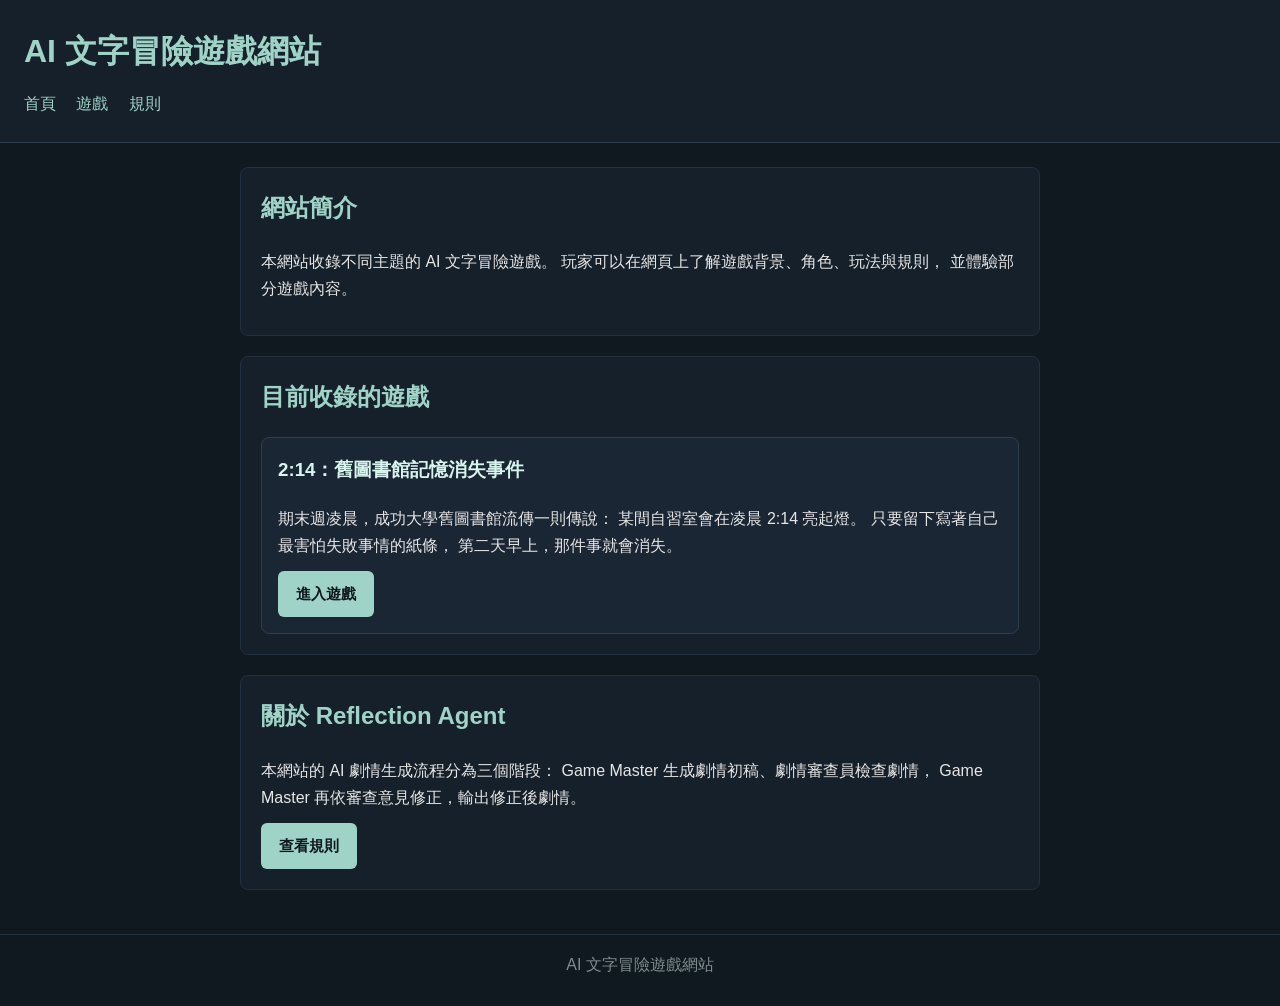
<file: index.html>
<!DOCTYPE html>
<html lang="zh-Hant">
<head>
  <meta charset="UTF-8">
  <meta name="viewport" content="width=device-width, initial-scale=1.0">
  <title>AI 文字冒險遊戲網站</title>
  <link rel="stylesheet" href="style.css">
</head>
<body>
  <header>
    <h1>AI 文字冒險遊戲網站</h1>
    <nav>
      <a href="index.html">首頁</a>
      <a href="game.html">遊戲</a>
      <a href="rules.html">規則</a>
    </nav>
  </header>

  <main>
    <section>
      <h2>網站簡介</h2>
      <p>
        本網站收錄不同主題的 AI 文字冒險遊戲。
        玩家可以在網頁上了解遊戲背景、角色、玩法與規則，
        並體驗部分遊戲內容。
      </p>
    </section>

    <section>
      <h2>目前收錄的遊戲</h2>
      <div class="game-card">
        <h3>2:14：舊圖書館記憶消失事件</h3>
        <p>
          期末週凌晨，成功大學舊圖書館流傳一則傳說：
          某間自習室會在凌晨 2:14 亮起燈。
          只要留下寫著自己最害怕失敗事情的紙條，
          第二天早上，那件事就會消失。
        </p>
        <a class="button" href="game.html">進入遊戲</a>
      </div>
    </section>

    <section>
      <h2>關於 Reflection Agent</h2>
      <p>
        本網站的 AI 劇情生成流程分為三個階段：
        Game Master 生成劇情初稿、劇情審查員檢查劇情，
        Game Master 再依審查意見修正，輸出修正後劇情。
      </p>
      <a class="button" href="rules.html">查看規則</a>
    </section>
  </main>

  <footer>
    <p>AI 文字冒險遊戲網站</p>
  </footer>
</body>
</html>
</file>
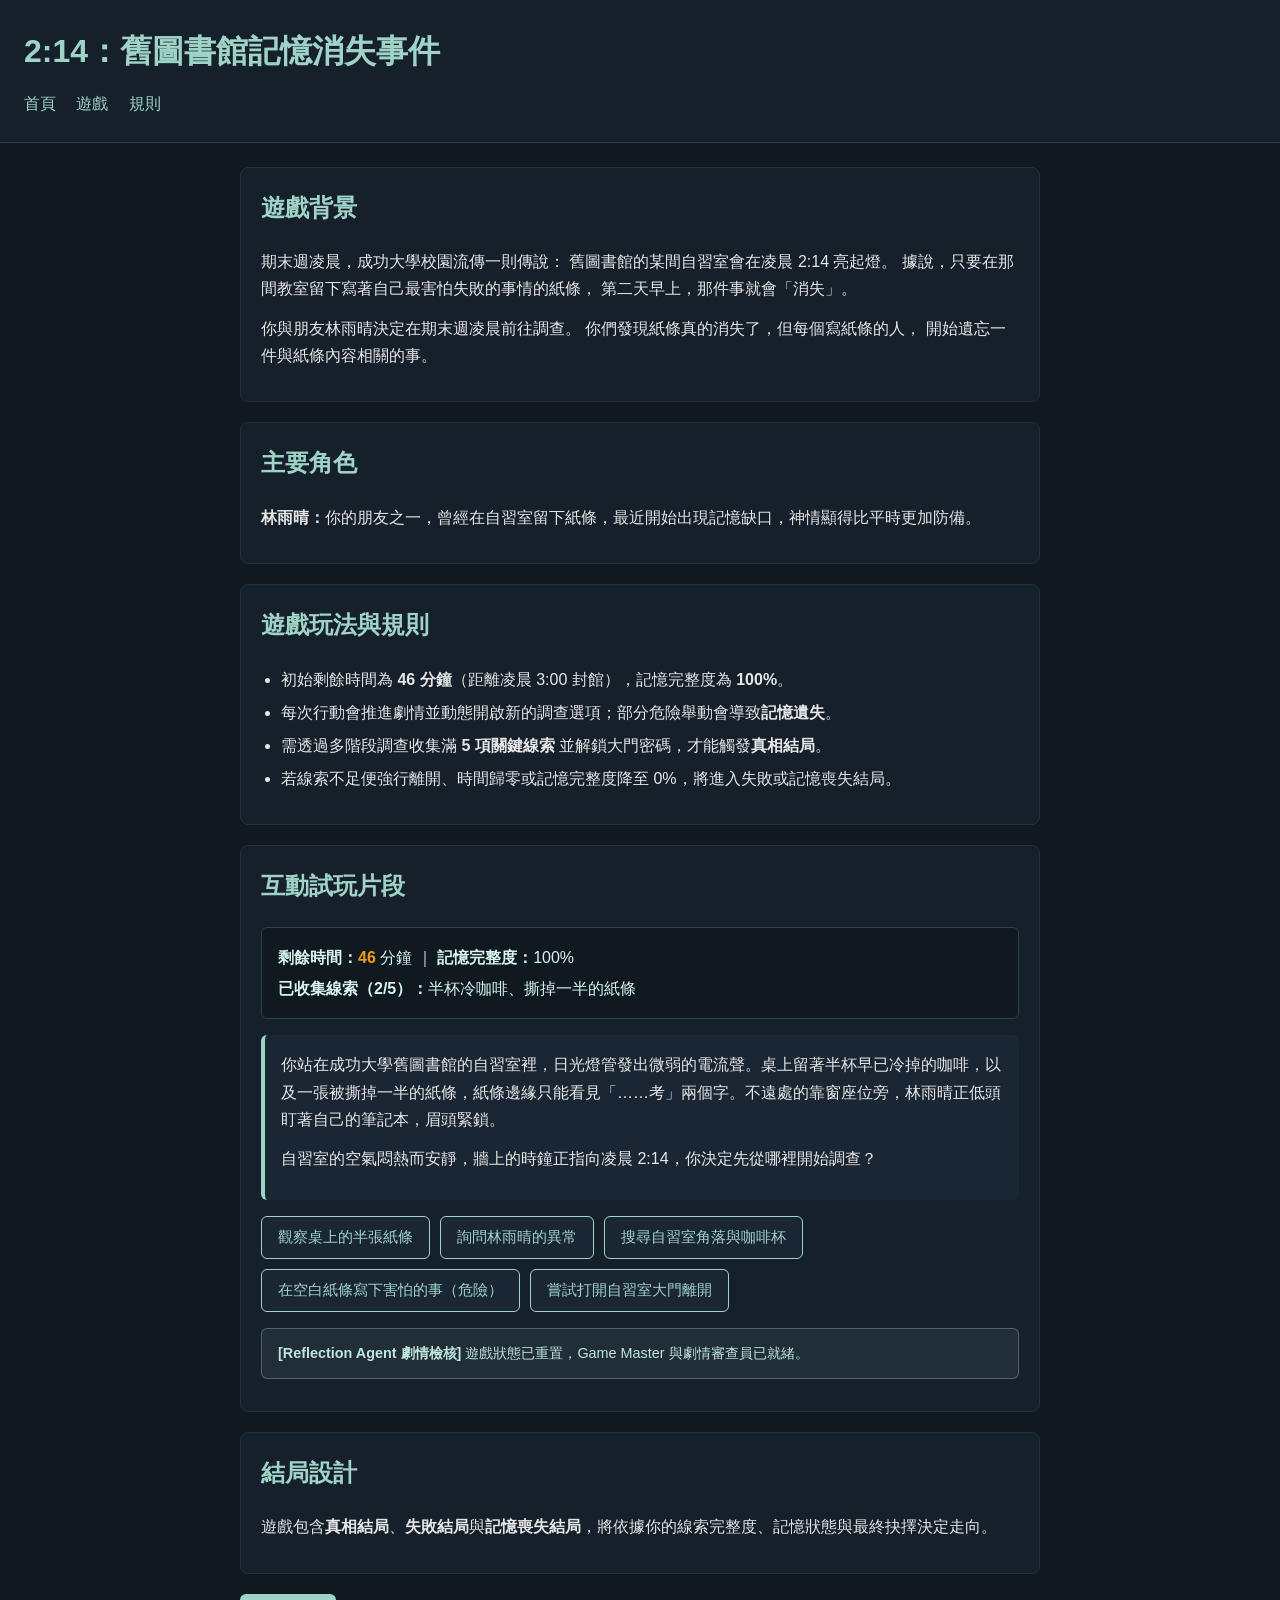
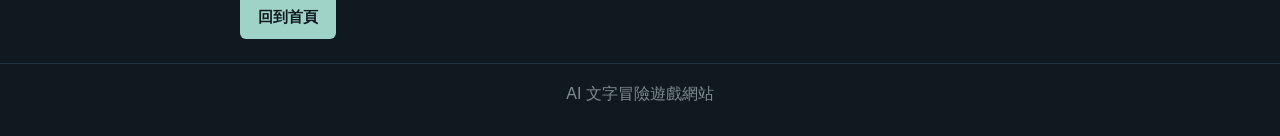
<file: game.html>
<!DOCTYPE html>
<html lang="zh-Hant">
<head>
  <meta charset="UTF-8">
  <meta name="viewport" content="width=device-width, initial-scale=1.0">
  <title>2:14：舊圖書館記憶消失事件</title>
  <link rel="stylesheet" href="style.css">
</head>
<body>
  <header>
    <h1>2:14：舊圖書館記憶消失事件</h1>
    <nav>
      <a href="index.html">首頁</a>
      <a href="game.html">遊戲</a>
      <a href="rules.html">規則</a>
    </nav>
  </header>

  <main>
    <section>
      <h2>遊戲背景</h2>
      <p>
        期末週凌晨，成功大學校園流傳一則傳說：
        舊圖書館的某間自習室會在凌晨 2:14 亮起燈。
        據說，只要在那間教室留下寫著自己最害怕失敗的事情的紙條，
        第二天早上，那件事就會「消失」。
      </p>
      <p>
        你與朋友林雨晴決定在期末週凌晨前往調查。
        你們發現紙條真的消失了，但每個寫紙條的人，
        開始遺忘一件與紙條內容相關的事。
      </p>
    </section>

    <section>
      <h2>主要角色</h2>
      <p>
        <strong>林雨晴：</strong>你的朋友之一，曾經在自習室留下紙條，最近開始出現記憶缺口，神情顯得比平時更加防備。
      </p>
    </section>

    <section>
      <h2>遊戲玩法與規則</h2>
      <ul>
        <li>初始剩餘時間為 <strong>46 分鐘</strong>（距離凌晨 3:00 封館），記憶完整度為 <strong>100%</strong>。</li>
        <li>每次行動會推進劇情並動態開啟新的調查選項；部分危險舉動會導致<strong>記憶遺失</strong>。</li>
        <li>需透過多階段調查收集滿 <strong>5 項關鍵線索</strong> 並解鎖大門密碼，才能觸發<strong>真相結局</strong>。</li>
        <li>若線索不足便強行離開、時間歸零或記憶完整度降至 0%，將進入失敗或記憶喪失結局。</li>
      </ul>
    </section>

    <section>
      <h2>互動試玩片段</h2>
      <div class="status-bar">
        <p><strong>剩餘時間：</strong><span id="time-left">46</span> 分鐘 ｜ <strong>記憶完整度：</strong><span id="memory-left">100</span>%</p>
        <p><strong>已收集線索（<span id="clue-count">2</span>/5）：</strong><span id="clue-list">半杯冷咖啡、撕掉一半的紙條</span></p>
      </div>

      <div id="story-container">
        <p>
          你站在成功大學舊圖書館的自習室裡，日光燈管發出微弱的電流聲。
          桌上留著半杯早已冷掉的咖啡，以及一張被撕掉一半的紙條，
          紙條邊緣只能看見「……考」兩個字。
          不遠處的靠窗座位旁，林雨晴正低頭盯著自己的筆記本，眉頭緊鎖。
        </p>
        <p>
          自習室的空氣悶熱而安靜，牆上的時鐘正指向凌晨 2:14，你決定先從哪裡開始調查？
        </p>
      </div>

      <!-- 動態選項按鈕容器 -->
      <div class="choices" id="choices-box"></div>

      <div class="reflection-box" id="reflection-log">
        <strong>[Reflection Agent 劇情檢核]</strong> Game Master 初稿已通過劇情審查員確認：維持第二人稱視角、字數落於 150–250 字區間、提供動態分支選項且無提前暴雷。
      </div>

      <p style="margin-top: 12px;">
        <button class="button" id="reset-btn" onclick="resetGame()" style="display: none;">重新開始本局</button>
      </p>
    </section>

    <section>
      <h2>結局設計</h2>
      <p>
        遊戲包含<strong>真相結局</strong>、<strong>失敗結局</strong>與<strong>記憶喪失結局</strong>，將依據你的線索完整度、記憶狀態與最終抉擇決定走向。
      </p>
    </section>

    <a class="button" href="index.html">回到首頁</a>
  </main>

  <footer>
    <p>AI 文字冒險遊戲網站</p>
  </footer>

  <script src="script.js"></script>
</body>
</html>
</file>
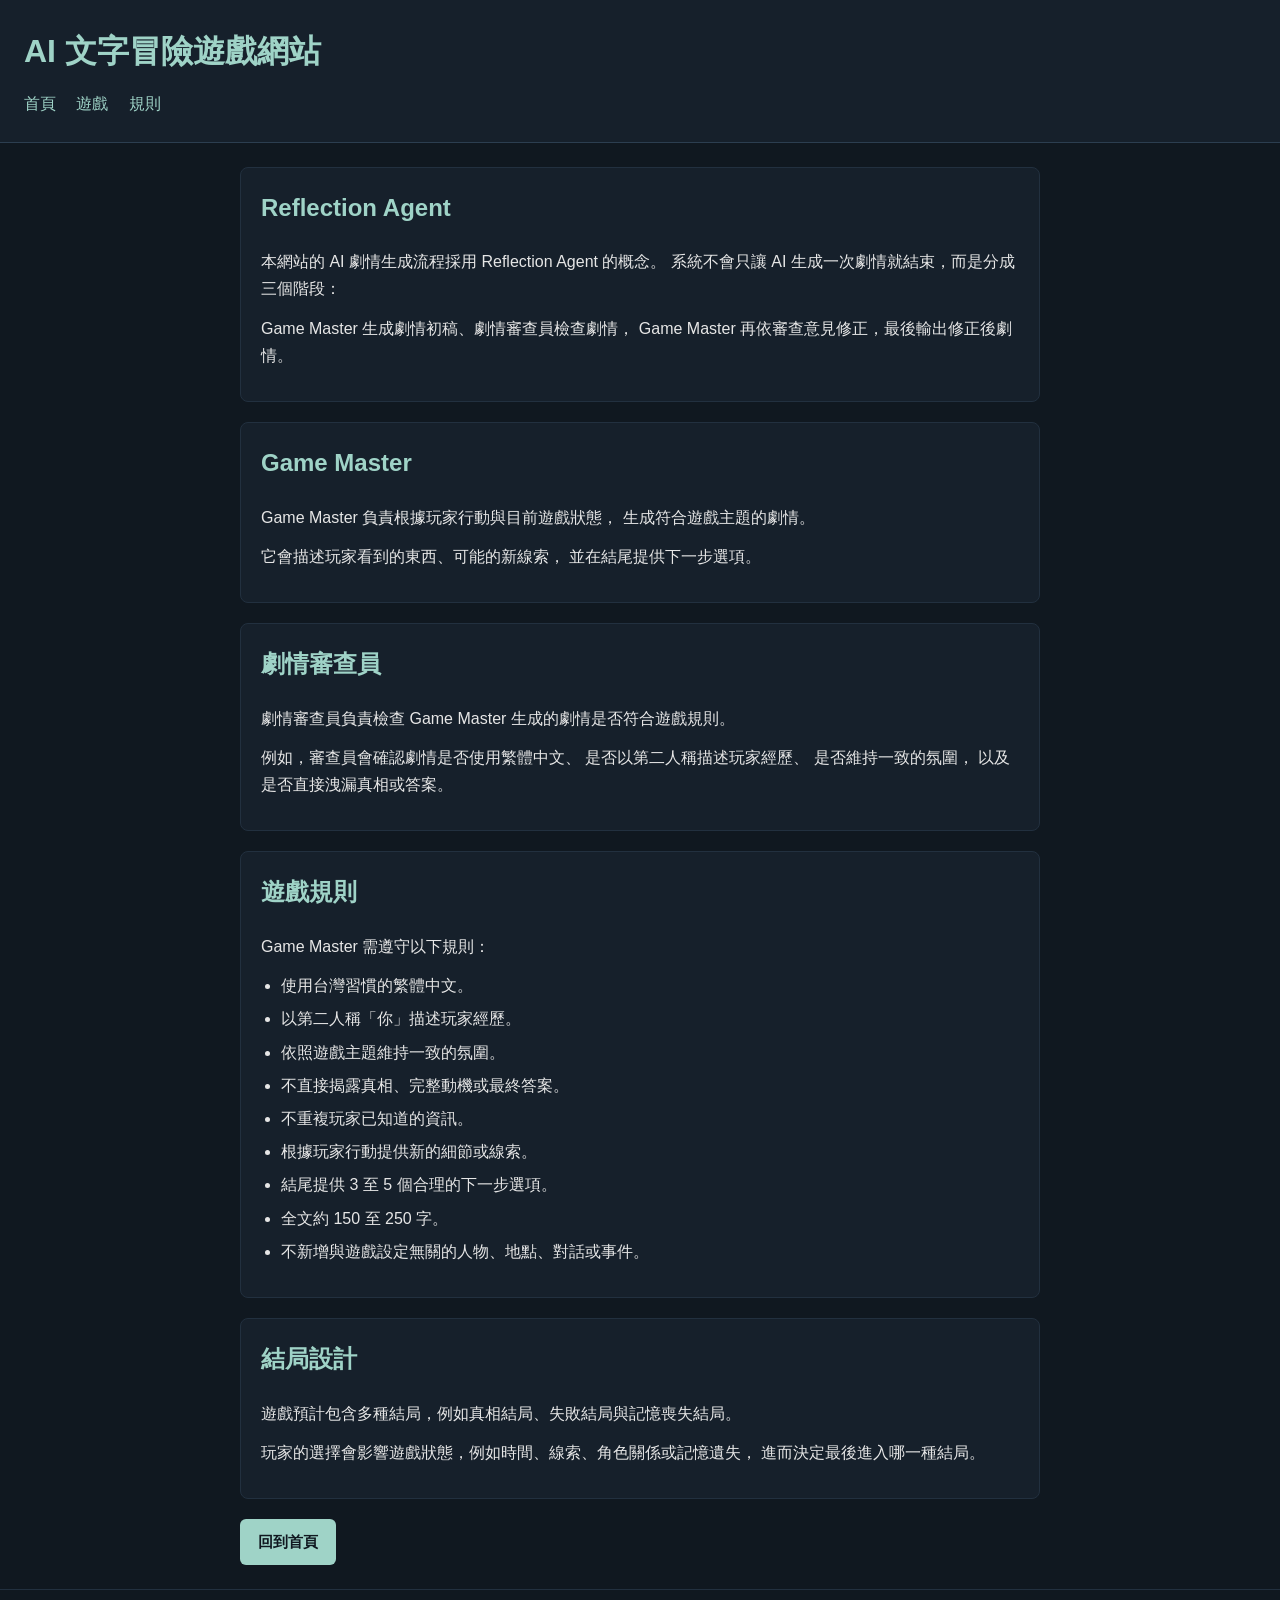
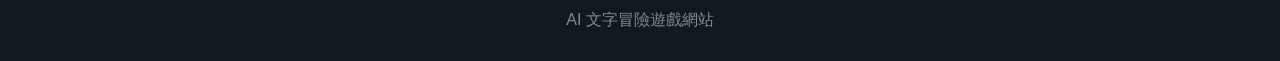
<file: rules.html>
<!DOCTYPE html>
<html lang="zh-Hant">
<head>
  <meta charset="UTF-8">
  <meta name="viewport" content="width=device-width, initial-scale=1.0">
  <title>規則｜AI 文字冒險遊戲網站</title>
  <link rel="stylesheet" href="style.css">
</head>
<body>
  <header>
    <h1>AI 文字冒險遊戲網站</h1>
    <nav>
      <a href="index.html">首頁</a>
      <a href="game.html">遊戲</a>
      <a href="rules.html">規則</a>
    </nav>
  </header>

  <main>
    <section>
      <h2>Reflection Agent</h2>
      <p>
        本網站的 AI 劇情生成流程採用 Reflection Agent 的概念。
        系統不會只讓 AI 生成一次劇情就結束，而是分成三個階段：
      </p>
      <p>
        Game Master 生成劇情初稿、劇情審查員檢查劇情，
        Game Master 再依審查意見修正，最後輸出修正後劇情。
      </p>
    </section>

    <section>
      <h2>Game Master</h2>
      <p>
        Game Master 負責根據玩家行動與目前遊戲狀態，
        生成符合遊戲主題的劇情。
      </p>
      <p>
        它會描述玩家看到的東西、可能的新線索，
        並在結尾提供下一步選項。
      </p>
    </section>

    <section>
      <h2>劇情審查員</h2>
      <p>
        劇情審查員負責檢查 Game Master 生成的劇情是否符合遊戲規則。
      </p>
      <p>
        例如，審查員會確認劇情是否使用繁體中文、
        是否以第二人稱描述玩家經歷、
        是否維持一致的氛圍，
        以及是否直接洩漏真相或答案。
      </p>
    </section>

    <section>
      <h2>遊戲規則</h2>
      <p>
        Game Master 需遵守以下規則：
      </p>
      <ul>
        <li>使用台灣習慣的繁體中文。</li>
        <li>以第二人稱「你」描述玩家經歷。</li>
        <li>依照遊戲主題維持一致的氛圍。</li>
        <li>不直接揭露真相、完整動機或最終答案。</li>
        <li>不重複玩家已知道的資訊。</li>
        <li>根據玩家行動提供新的細節或線索。</li>
        <li>結尾提供 3 至 5 個合理的下一步選項。</li>
        <li>全文約 150 至 250 字。</li>
        <li>不新增與遊戲設定無關的人物、地點、對話或事件。</li>
      </ul>
    </section>

    <section>
      <h2>結局設計</h2>
      <p>
        遊戲預計包含多種結局，例如真相結局、失敗結局與記憶喪失結局。
      </p>
      <p>
        玩家的選擇會影響遊戲狀態，例如時間、線索、角色關係或記憶遺失，
        進而決定最後進入哪一種結局。
      </p>
    </section>

    <a class="button" href="index.html">回到首頁</a>
  </main>

  <footer>
    <p>AI 文字冒險遊戲網站</p>
  </footer>
</body>
</html>
</file>
<file: style.css>
body {
  margin: 0;
  font-family: "Noto Sans TC", "Microsoft JhengHei", sans-serif;
  background-color: #101820;
  color: #e6e6e6;
  line-height: 1.7;
}

header {
  padding: 24px;
  background-color: #16202b;
  border-bottom: 1px solid #2c3e50;
}

h1 {
  margin: 0 0 12px;
  color: #9fd3c7;
}

nav {
  margin-top: 8px;
}

nav a {
  color: #9fd3c7;
  margin-right: 16px;
  text-decoration: none;
}

nav a:hover {
  text-decoration: underline;
}

main {
  padding: 24px;
  max-width: 800px;
  margin: 0 auto;
}

section {
  background-color: #16202b;
  padding: 20px;
  margin-bottom: 20px;
  border-radius: 8px;
  border: 1px solid #22303f;
}

h2 {
  margin-top: 0;
  color: #9fd3c7;
}

h3 {
  margin-top: 0;
  color: #d7f5ee;
}

p {
  margin: 0 0 12px;
}

ul {
  margin: 0 0 12px;
  padding-left: 20px;
}

li {
  margin-bottom: 6px;
}

.game-card {
  background-color: #1b2634;
  padding: 16px;
  border-radius: 8px;
  border: 1px solid #2c3e50;
}

/* 遊戲狀態列（時間與線索） */
.status-bar {
  background-color: #101820;
  padding: 12px 16px;
  border-radius: 6px;
  border: 1px solid #2c3e50;
  margin-bottom: 16px;
}

.status-bar p {
  margin: 4px 0;
  color: #d7f5ee;
}

#time-left {
  color: #f39c12;
  font-weight: bold;
}

/* 劇情顯示區 */
#story-container {
  background-color: #1b2634;
  padding: 16px;
  border-radius: 6px;
  border-left: 4px solid #9fd3c7;
  margin-bottom: 16px;
}

/* 行動選項按鈕區 */
.choices {
  display: flex;
  flex-wrap: wrap;
  gap: 10px;
  margin-bottom: 16px;
}

.choice-btn {
  padding: 10px 16px;
  background-color: #1b2634;
  color: #9fd3c7;
  border: 1px solid #9fd3c7;
  border-radius: 6px;
  font-size: 0.95rem;
  font-family: inherit;
  cursor: pointer;
  transition: background-color 0.2s, color 0.2s;
}

.choice-btn:hover:not(:disabled) {
  background-color: #9fd3c7;
  color: #101820;
  font-weight: bold;
}

.choice-btn:disabled {
  border-color: #4a5568;
  color: #718096;
  cursor: not-allowed;
}

/* Reflection Agent 檢核狀態框 */
.reflection-box {
  background-color: rgba(159, 211, 199, 0.08);
  border: 1px solid rgba(159, 211, 199, 0.35);
  border-radius: 6px;
  padding: 12px 16px;
  font-size: 0.9rem;
  color: #bfe6dc;
}

/* 通用按鈕 */
.button {
  display: inline-block;
  padding: 10px 18px;
  background-color: #9fd3c7;
  color: #101820;
  text-decoration: none;
  border: none;
  border-radius: 6px;
  font-weight: bold;
  font-size: 0.95rem;
  font-family: inherit;
  cursor: pointer;
}

.button:hover {
  background-color: #7fc7ba;
}

footer {
  padding: 16px;
  text-align: center;
  color: #7f8c8d;
  border-top: 1px solid #22303f;
}
</file>
